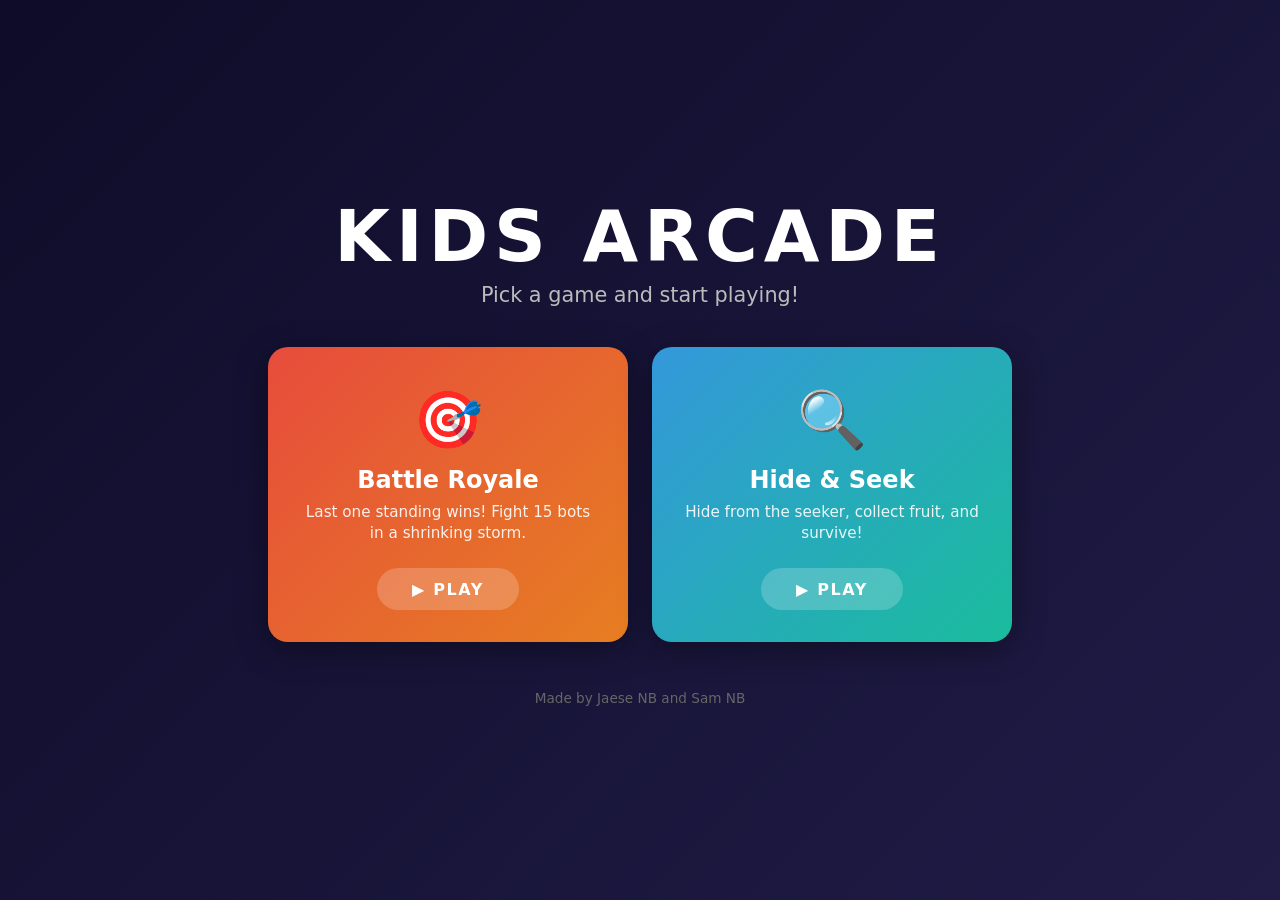
<file: index.html>
<!DOCTYPE html>
<html lang="en">
<head>
    <meta charset="UTF-8">
    <meta name="viewport" content="width=device-width, initial-scale=1.0">
    <title>Kids Arcade - Fun Games for Kids!</title>
    <meta name="description" content="Play free browser games! Battle Royale and Hide & Seek - fun arcade games for kids.">
    <meta property="og:title" content="Kids Arcade">
    <meta property="og:description" content="Free browser games for kids - Battle Royale and Hide & Seek!">
    <meta property="og:type" content="website">
    <meta property="og:url" content="https://kidsarcade.fun">
    <meta name="theme-color" content="#7b2ff7">
    <link rel="icon" href="favicon.svg" type="image/svg+xml">
    <style>
        * { margin: 0; padding: 0; box-sizing: border-box; }

        body {
            min-height: 100vh;
            display: flex;
            flex-direction: column;
            align-items: center;
            justify-content: center;
            font-family: 'Segoe UI', system-ui, -apple-system, sans-serif;
            background: linear-gradient(135deg, #0f0c29, #302b63, #24243e);
            background-size: 400% 400%;
            animation: gradientShift 12s ease infinite;
            color: #fff;
            overflow-x: hidden;
            padding: 2rem 1rem;
            gap: 0;
        }

        @media (max-width: 700px) {
            body { justify-content: flex-start; padding-top: 1.5rem; }
            .card { padding: 1.5rem 1.5rem 1.2rem; }
            .card-icon { font-size: 2.5rem; margin-bottom: 0.4rem; }
            .card h2 { font-size: 1.3rem; }
            .card p { font-size: 0.85rem; margin-bottom: 1rem; }
            .subtitle { margin-bottom: 1.5rem; }
            .games { gap: 1rem; }
            footer { margin-top: 2rem; }
        }

        @keyframes gradientShift {
            0%, 100% { background-position: 0% 50%; }
            50% { background-position: 100% 50%; }
        }

        main {
            text-align: center;
            max-width: 800px;
            width: 100%;
        }

        h1 {
            font-size: clamp(2.5rem, 8vw, 4.5rem);
            font-weight: 900;
            letter-spacing: 0.08em;
            margin-bottom: 0.3rem;
            animation: glow 3s ease-in-out infinite alternate;
        }

        @keyframes glow {
            0% { text-shadow: 0 0 20px #ff6ec7, 0 0 40px #ff6ec7, 0 0 80px #7b2ff7; color: #fff; }
            100% { text-shadow: 0 0 20px #f1c40f, 0 0 40px #f1c40f, 0 0 80px #e67e22; color: #fffbe6; }
        }

        .subtitle {
            font-size: clamp(1rem, 3vw, 1.3rem);
            color: #bbb;
            margin-bottom: 2.5rem;
            font-weight: 300;
        }

        .games {
            display: flex;
            gap: 1.5rem;
            justify-content: center;
            flex-wrap: wrap;
        }

        .card {
            flex: 1 1 280px;
            max-width: 360px;
            padding: 2.5rem 2rem 2rem;
            border-radius: 20px;
            text-decoration: none;
            color: #fff;
            display: flex;
            flex-direction: column;
            align-items: center;
            transition: transform 0.2s, box-shadow 0.2s;
            box-shadow: 0 8px 32px rgba(0,0,0,0.35);
            position: relative;
            overflow: hidden;
        }

        .card::before {
            content: '';
            position: absolute;
            inset: 0;
            background: rgba(255,255,255,0);
            transition: background 0.2s;
            border-radius: 20px;
        }

        .card:hover {
            transform: scale(1.05);
            box-shadow: 0 12px 48px rgba(0,0,0,0.5);
        }

        .card:hover::before {
            background: rgba(255,255,255,0.06);
        }

        .card-br {
            background: linear-gradient(135deg, #e74c3c, #e67e22);
        }

        .card-hs {
            background: linear-gradient(135deg, #3498db, #1abc9c);
        }

        .card-icon {
            font-size: 3.5rem;
            margin-bottom: 0.8rem;
        }

        .card h2 {
            font-size: 1.5rem;
            font-weight: 800;
            margin-bottom: 0.5rem;
        }

        .card p {
            font-size: 0.95rem;
            opacity: 0.9;
            margin-bottom: 1.5rem;
            line-height: 1.4;
        }

        .play-btn {
            display: inline-block;
            background: rgba(255,255,255,0.2);
            border-radius: 999px;
            padding: 0.7rem 2.2rem;
            font-weight: 700;
            font-size: 1rem;
            letter-spacing: 0.1em;
            transition: background 0.2s;
        }

        .card:hover .play-btn {
            background: rgba(255,255,255,0.35);
        }

        footer {
            margin-top: 3rem;
            color: #666;
            font-size: 0.85rem;
        }

        @media (max-width: 700px) {
            .games { flex-direction: column; align-items: center; }
            .card { max-width: 100%; }
        }
    </style>
</head>
<body>
    <main>
        <h1>KIDS ARCADE</h1>
        <p class="subtitle">Pick a game and start playing!</p>
        <div class="games">
            <a href="./battle-royale/" class="card card-br">
                <div class="card-icon">🎯</div>
                <h2>Battle Royale</h2>
                <p>Last one standing wins! Fight 15 bots in a shrinking storm.</p>
                <span class="play-btn">&#9654; PLAY</span>
            </a>
            <a href="./hide-and-seek/" class="card card-hs">
                <div class="card-icon">🔍</div>
                <h2>Hide &amp; Seek</h2>
                <p>Hide from the seeker, collect fruit, and survive!</p>
                <span class="play-btn">&#9654; PLAY</span>
            </a>
        </div>
    </main>
    <footer>Made by Jaese NB and Sam NB</footer>
</body>
</html>
</file>
